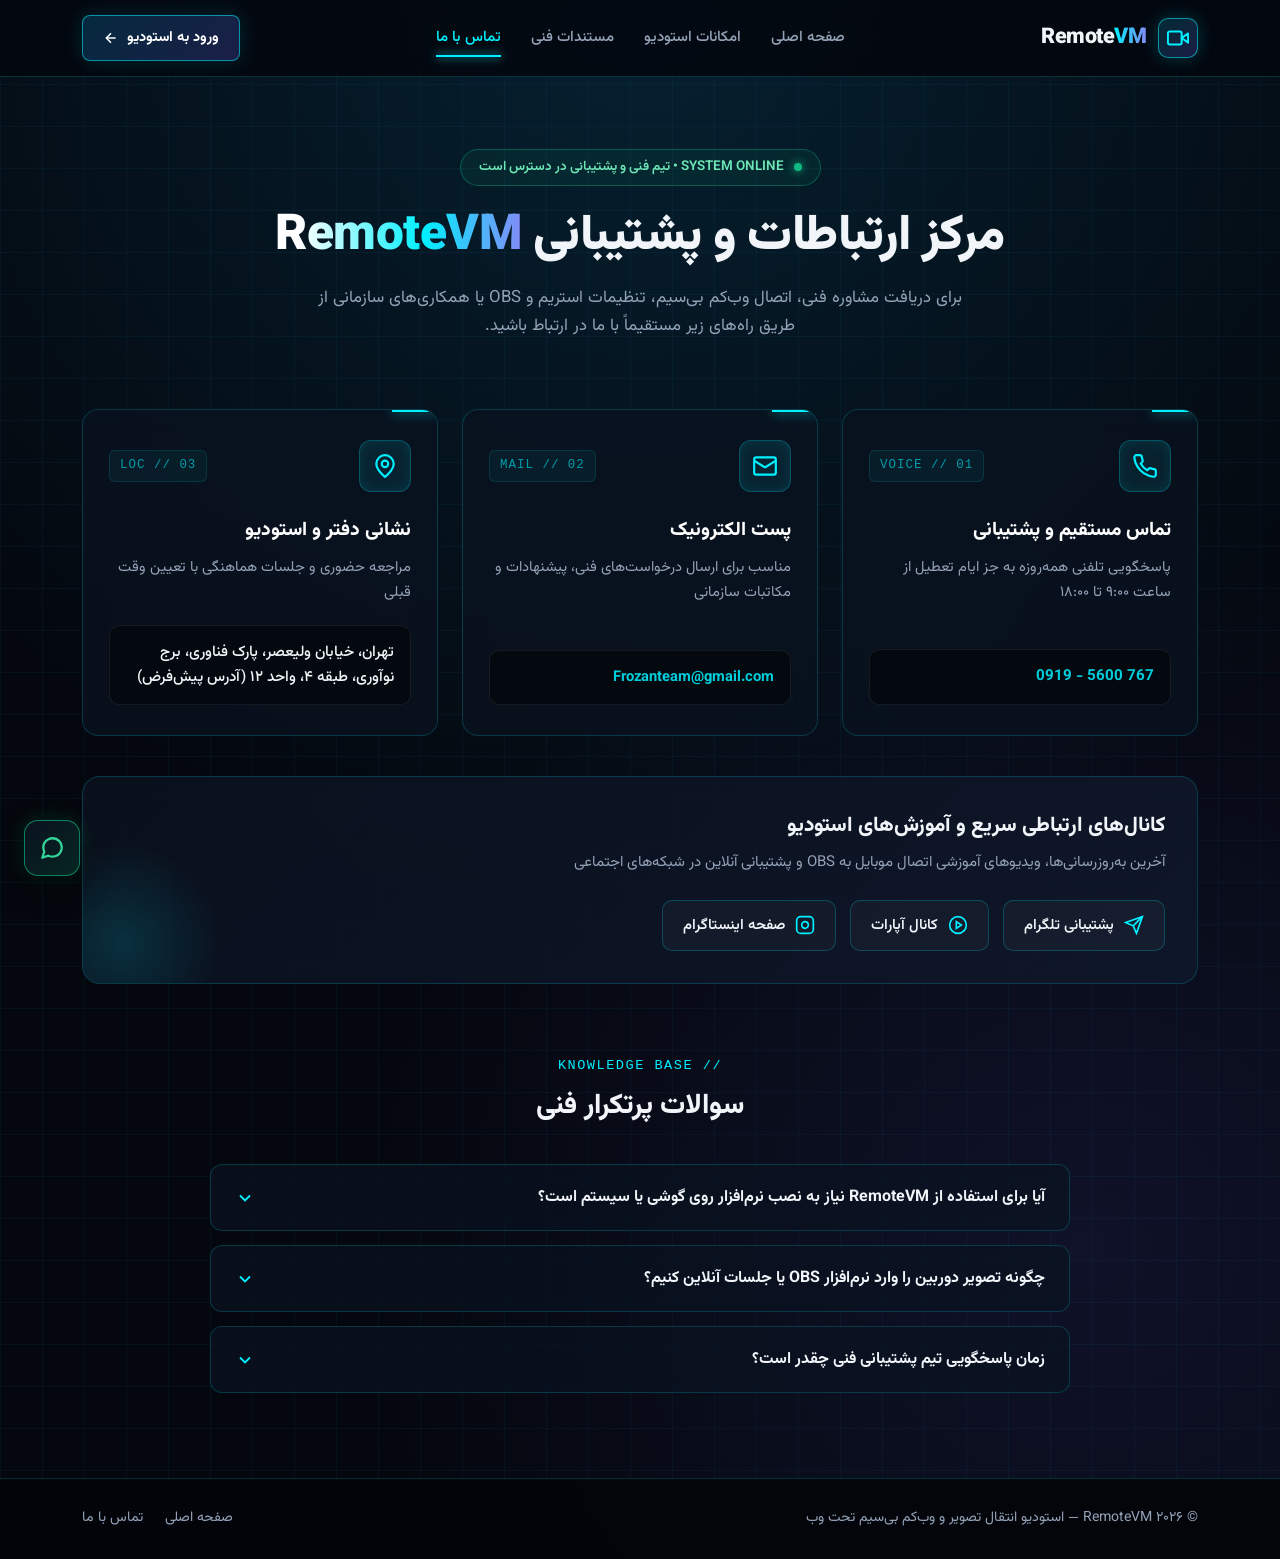
<file: contact.html>
<!DOCTYPE html>
<html lang="fa" dir="rtl">
<head>
    <meta charset="UTF-8">
    <meta name="viewport" content="width=device-width, initial-scale=1.0">
    <title>تماس با ما | RemoteVM — مرکز ارتباطات و پشتیبانی استودیو</title>
    <meta name="description" content="راه‌های ارتباطی مستقیم، شماره تماس، ایمیل و کانال‌های پشتیبانی استودیو انتقال تصویر RemoteVM.">

    <!-- فونت وزیرمتن -->
    <link rel="preconnect" href="https://fonts.googleapis.com">
    <link rel="preconnect" href="https://fonts.gstatic.com" crossorigin>
    <link href="https://fonts.googleapis.com/css2?family=Vazirmatn:wght@300;400;500;600;700;800;900&display=swap" rel="stylesheet">

    <style>
        :root {
            --bg-deep: #04070d;
            --bg-surface: rgba(11, 18, 32, 0.72);
            --bg-surface-hover: rgba(16, 26, 46, 0.92);
            --cyan: #00f0ff;
            --blue: #0ea5e9;
            --indigo: #6366f1;
            --emerald: #10b981;
            --border-tech: rgba(0, 240, 255, 0.18);
            --border-bright: rgba(0, 240, 255, 0.55);
            --text-primary: #f1f5f9;
            --text-secondary: #94a3b8;
            --grid-line: rgba(14, 165, 233, 0.06);
        }

        * {
            box-sizing: border-box;
            margin: 0;
            padding: 0;
            font-family: 'Vazirmatn', system-ui, -apple-system, sans-serif;
        }

        body {
            background-color: var(--bg-deep);
            color: var(--text-primary);
            line-height: 1.7;
            min-height: 100vh;
            display: flex;
            flex-direction: column;
            overflow-x: hidden;
            background-image:
                linear-gradient(to right, var(--grid-line) 1px, transparent 1px),
                linear-gradient(to bottom, var(--grid-line) 1px, transparent 1px),
                radial-gradient(circle at 50% 0%, rgba(14, 165, 233, 0.16) 0%, transparent 55%),
                radial-gradient(circle at 85% 80%, rgba(99, 102, 241, 0.12) 0%, transparent 45%);
            background-size: 42px 42px, 42px 42px, 100% 100%, 100% 100%;
        }

        a {
            text-decoration: none;
            color: inherit;
            transition: all 0.25s cubic-bezier(0.4, 0, 0.2, 1);
        }

        .container {
            width: 100%;
            max-width: 1160px;
            margin: 0 auto;
            padding: 0 22px;
        }

        /* ================= NAVBAR ================= */
        header {
            position: sticky;
            top: 0;
            z-index: 100;
            background: rgba(4, 7, 13, 0.85);
            backdrop-filter: blur(16px);
            border-bottom: 1px solid var(--border-tech);
        }

        .nav-bar {
            display: flex;
            align-items: center;
            justify-content: space-between;
            height: 76px;
        }

        .brand {
            display: flex;
            align-items: center;
            gap: 12px;
            font-size: 1.35rem;
            font-weight: 900;
            letter-spacing: -0.5px;
        }

        .brand-mark {
            width: 40px;
            height: 40px;
            border-radius: 10px;
            background: linear-gradient(135deg, rgba(0, 240, 255, 0.15), rgba(99, 102, 241, 0.25));
            border: 1px solid var(--border-bright);
            display: flex;
            align-items: center;
            justify-content: center;
            box-shadow: 0 0 18px rgba(0, 240, 255, 0.22);
            color: var(--cyan);
        }

        .brand span.grad {
            background: linear-gradient(90deg, var(--cyan), #818cf8);
            -webkit-background-clip: text;
            -webkit-text-fill-color: transparent;
        }

        .nav-menu {
            display: flex;
            align-items: center;
            gap: 30px;
            list-style: none;
        }

        .nav-menu a {
            color: var(--text-secondary);
            font-size: 0.94rem;
            font-weight: 500;
            padding: 6px 0;
            position: relative;
        }

        .nav-menu a:hover,
        .nav-menu a.active {
            color: var(--cyan);
        }

        .nav-menu a.active::after {
            content: '';
            position: absolute;
            bottom: -2px;
            right: 0;
            width: 100%;
            height: 2px;
            background: var(--cyan);
            box-shadow: 0 0 10px var(--cyan);
        }

        .cta-btn {
            display: inline-flex;
            align-items: center;
            gap: 8px;
            padding: 10px 20px;
            border-radius: 8px;
            background: linear-gradient(135deg, rgba(14, 165, 233, 0.22), rgba(99, 102, 241, 0.25));
            border: 1px solid var(--border-bright);
            color: #fff;
            font-size: 0.9rem;
            font-weight: 700;
            box-shadow: 0 0 20px rgba(0, 240, 255, 0.15);
        }

        .cta-btn:hover {
            background: linear-gradient(135deg, var(--blue), var(--indigo));
            box-shadow: 0 0 28px rgba(0, 240, 255, 0.4);
            transform: translateY(-2px);
        }

        /* ================= HERO HUD ================= */
        .hero {
            padding: 72px 0 48px;
            text-align: center;
            position: relative;
        }

        .status-pill {
            display: inline-flex;
            align-items: center;
            gap: 10px;
            padding: 6px 18px;
            border-radius: 999px;
            background: rgba(16, 185, 129, 0.08);
            border: 1px solid rgba(16, 185, 129, 0.35);
            color: #6ee7b7;
            font-size: 0.84rem;
            font-weight: 600;
            margin-bottom: 20px;
        }

        .pulse-dot {
            width: 8px;
            height: 8px;
            border-radius: 50%;
            background: var(--emerald);
            box-shadow: 0 0 10px var(--emerald);
            animation: blink 1.8s infinite ease-in-out;
        }

        @keyframes blink {
            0%, 100% { opacity: 1; transform: scale(1); }
            50% { opacity: 0.35; transform: scale(1.35); }
        }

        .hero h1 {
            font-size: clamp(2rem, 4.5vw, 3.1rem);
            font-weight: 900;
            line-height: 1.25;
            margin-bottom: 16px;
            letter-spacing: -0.5px;
        }

        .hero h1 span {
            background: linear-gradient(90deg, #ffffff 10%, var(--cyan) 60%, #818cf8 100%);
            -webkit-background-clip: text;
            -webkit-text-fill-color: transparent;
        }

        .hero p {
            color: var(--text-secondary);
            max-width: 650px;
            margin: 0 auto;
            font-size: 1.05rem;
        }

        /* ================= TECH CONTACT CARDS GRID ================= */
        .cards-grid {
            display: grid;
            grid-template-columns: repeat(3, 1fr);
            gap: 24px;
            margin: 20px 0 40px;
        }

        .tech-card {
            position: relative;
            background: var(--bg-surface);
            border: 1px solid var(--border-tech);
            backdrop-filter: blur(14px);
            border-radius: 16px;
            padding: 30px 26px;
            display: flex;
            flex-direction: column;
            justify-content: space-between;
            overflow: hidden;
            transition: all 0.3s ease;
        }

        .tech-card::before {
            content: '';
            position: absolute;
            top: 0;
            right: 0;
            width: 45px;
            height: 2px;
            background: var(--cyan);
            box-shadow: 0 0 12px var(--cyan);
            transition: width 0.35s ease;
        }

        .tech-card:hover {
            background: var(--bg-surface-hover);
            border-color: var(--border-bright);
            transform: translateY(-5px);
            box-shadow: 0 16px 40px rgba(0, 0, 0, 0.55), 0 0 25px rgba(0, 240, 255, 0.12);
        }

        .tech-card:hover::before {
            width: 100%;
        }

        .card-top {
            display: flex;
            align-items: center;
            justify-content: space-between;
            margin-bottom: 22px;
        }

        .tech-icon {
            width: 52px;
            height: 52px;
            border-radius: 12px;
            background: rgba(0, 240, 255, 0.08);
            border: 1px solid rgba(0, 240, 255, 0.25);
            color: var(--cyan);
            display: flex;
            align-items: center;
            justify-content: center;
            box-shadow: inset 0 0 14px rgba(0, 240, 255, 0.1);
        }

        .card-code {
            font-family: monospace;
            font-size: 0.78rem;
            color: rgba(0, 240, 255, 0.6);
            letter-spacing: 1px;
            background: rgba(0, 240, 255, 0.05);
            padding: 4px 10px;
            border-radius: 6px;
            border: 1px solid rgba(0, 240, 255, 0.12);
        }

        .tech-card h2 {
            font-size: 1.2rem;
            font-weight: 800;
            margin-bottom: 8px;
            color: #fff;
        }

        .tech-card p.desc {
            color: var(--text-secondary);
            font-size: 0.92rem;
            margin-bottom: 20px;
        }

        .data-box {
            background: rgba(4, 7, 13, 0.75);
            border: 1px solid rgba(255, 255, 255, 0.07);
            border-radius: 10px;
            padding: 14px 16px;
            display: flex;
            flex-direction: column;
            gap: 6px;
        }

        .data-link {
            color: var(--cyan);
            font-weight: 700;
            font-size: 1.05rem;
            direction: ltr;
            text-align: right;
            display: flex;
            align-items: center;
            justify-content: flex-end;
            gap: 8px;
        }

        .data-link:hover {
            color: #fff;
            text-shadow: 0 0 10px rgba(0, 240, 255, 0.6);
        }

        .data-address {
            color: var(--text-primary);
            font-size: 0.95rem;
            font-weight: 500;
            line-height: 1.65;
        }

        /* ================= CHANNELS BANNER ================= */
        .channels-panel {
            background: linear-gradient(135deg, rgba(11, 18, 32, 0.85), rgba(15, 23, 42, 0.92));
            border: 1px solid var(--border-tech);
            border-radius: 18px;
            padding: 32px;
            margin-bottom: 70px;
            display: flex;
            align-items: center;
            justify-content: space-between;
            flex-wrap: wrap;
            gap: 24px;
            position: relative;
            overflow: hidden;
        }

        .channels-panel::after {
            content: '';
            position: absolute;
            left: -60px;
            bottom: -60px;
            width: 200px;
            height: 200px;
            background: radial-gradient(circle, rgba(0, 240, 255, 0.14), transparent 70%);
            pointer-events: none;
        }

        .channels-info h3 {
            font-size: 1.3rem;
            font-weight: 800;
            margin-bottom: 6px;
        }

        .channels-info p {
            color: var(--text-secondary);
            font-size: 0.94rem;
        }

        .channels-actions {
            display: flex;
            align-items: center;
            gap: 14px;
            flex-wrap: wrap;
        }

        .channel-btn {
            display: inline-flex;
            align-items: center;
            gap: 10px;
            padding: 12px 20px;
            border-radius: 10px;
            background: rgba(255, 255, 255, 0.03);
            border: 1px solid rgba(0, 240, 255, 0.22);
            color: var(--text-primary);
            font-size: 0.92rem;
            font-weight: 600;
        }

        .channel-btn svg {
            color: var(--cyan);
        }

        .channel-btn:hover {
            background: rgba(0, 240, 255, 0.12);
            border-color: var(--cyan);
            transform: translateY(-2px);
            box-shadow: 0 6px 20px rgba(0, 240, 255, 0.18);
        }

        /* ================= FAQ ACCORDION ================= */
        .faq-wrap {
            max-width: 860px;
            margin: 0 auto 85px;
        }

        .section-head {
            text-align: center;
            margin-bottom: 34px;
        }

        .section-head span {
            color: var(--cyan);
            font-family: monospace;
            font-size: 0.85rem;
            letter-spacing: 1.5px;
            display: block;
            margin-bottom: 6px;
        }

        .section-head h2 {
            font-size: 1.75rem;
            font-weight: 800;
        }

        .faq-card {
            background: var(--bg-surface);
            border: 1px solid var(--border-tech);
            border-radius: 12px;
            margin-bottom: 14px;
            transition: border-color 0.25s ease;
        }

        .faq-card.open {
            border-color: var(--border-bright);
        }

        .faq-trigger {
            width: 100%;
            background: none;
            border: none;
            padding: 20px 24px;
            color: var(--text-primary);
            font-size: 1rem;
            font-weight: 700;
            text-align: right;
            cursor: pointer;
            display: flex;
            align-items: center;
            justify-content: space-between;
            gap: 16px;
        }

        .faq-trigger svg {
            color: var(--cyan);
            transition: transform 0.3s ease;
            min-width: 20px;
        }

        .faq-card.open .faq-trigger svg {
            transform: rotate(180deg);
        }

        .faq-body {
            max-height: 0;
            overflow: hidden;
            transition: max-height 0.35s ease, padding 0.35s ease;
            padding: 0 24px;
            color: var(--text-secondary);
            font-size: 0.94rem;
        }

        .faq-card.open .faq-body {
            max-height: 220px;
            padding: 0 24px 20px;
        }

        /* ================= FOOTER ================= */
        footer {
            margin-top: auto;
            border-top: 1px solid var(--border-tech);
            background: rgba(3, 5, 10, 0.95);
            padding: 28px 0;
            font-size: 0.88rem;
            color: var(--text-secondary);
        }

        .footer-row {
            display: flex;
            align-items: center;
            justify-content: space-between;
            flex-wrap: wrap;
            gap: 16px;
        }

        .footer-nav {
            display: flex;
            gap: 22px;
        }

        .footer-nav a:hover {
            color: var(--cyan);
        }

        /* ================= FLOATING WHATSAPP TECH WIDGET ================= */
        .wa-widget-wrap {
            position: fixed;
            bottom: 24px;
            left: 24px;
            z-index: 9999;
            display: flex;
            flex-direction: column;
            align-items: flex-start;
            gap: 12px;
        }

        .wa-popup {
            display: none;
            width: 315px;
            background: rgba(7, 13, 24, 0.96);
            border: 1px solid var(--border-bright);
            backdrop-filter: blur(18px);
            border-radius: 16px;
            padding: 18px;
            box-shadow: 0 20px 50px rgba(0, 0, 0, 0.75), 0 0 25px rgba(0, 240, 255, 0.14);
            transform-origin: bottom left;
        }

        .wa-widget-wrap.active .wa-popup {
            display: block;
            animation: popIn 0.22s cubic-bezier(0.2, 0.8, 0.2, 1) forwards;
        }

        @keyframes popIn {
            from {
                opacity: 0;
                transform: translateY(10px) scale(0.96);
            }
            to {
                opacity: 1;
                transform: translateY(0) scale(1);
            }
        }

        .wa-popup-header {
            display: flex;
            align-items: center;
            justify-content: space-between;
            gap: 10px;
            padding-bottom: 12px;
            margin-bottom: 12px;
            border-bottom: 1px solid rgba(0, 240, 255, 0.14);
        }

        .wa-agent {
            display: flex;
            align-items: center;
            gap: 10px;
        }

        .wa-agent-avatar {
            width: 38px;
            height: 38px;
            min-width: 38px;
            border-radius: 10px;
            background: rgba(0, 240, 255, 0.1);
            border: 1px solid rgba(0, 240, 255, 0.35);
            color: var(--cyan);
            display: flex;
            align-items: center;
            justify-content: center;
            font-weight: 900;
            font-size: 0.85rem;
            letter-spacing: 0.5px;
        }

        .wa-agent-meta {
            display: flex;
            flex-direction: column;
            text-align: right;
        }

        .wa-agent-name {
            font-size: 0.92rem;
            font-weight: 700;
            color: #f8fafc;
            line-height: 1.3;
        }

        .wa-agent-status {
            font-size: 0.75rem;
            color: #34d399;
            display: inline-flex;
            align-items: center;
            gap: 6px;
            margin-top: 2px;
        }

        .wa-agent-status::before {
            content: '';
            width: 7px;
            height: 7px;
            border-radius: 50%;
            background: #10b981;
            box-shadow: 0 0 8px #10b981;
        }

        .wa-close-btn {
            width: 28px;
            height: 28px;
            border-radius: 8px;
            background: rgba(255, 255, 255, 0.04);
            border: 1px solid rgba(255, 255, 255, 0.08);
            color: #94a3b8;
            cursor: pointer;
            font-size: 1.15rem;
            line-height: 1;
            display: flex;
            align-items: center;
            justify-content: center;
            transition: all 0.2s ease;
        }

        .wa-close-btn:hover {
            color: #fff;
            border-color: rgba(0, 240, 255, 0.35);
            background: rgba(0, 240, 255, 0.08);
        }

        .wa-bubble {
            background: rgba(11, 18, 32, 0.9);
            border: 1px solid rgba(0, 240, 255, 0.14);
            border-radius: 12px;
            padding: 12px 14px;
            font-size: 0.87rem;
            color: #cbd5e1;
            line-height: 1.65;
            margin-bottom: 14px;
            text-align: right;
        }

        .wa-send-link {
            display: flex;
            align-items: center;
            justify-content: center;
            gap: 8px;
            width: 100%;
            padding: 11px 16px;
            border-radius: 10px;
            background: linear-gradient(135deg, #10b981, #059669);
            border: 1px solid rgba(110, 231, 183, 0.4);
            color: #fff;
            font-size: 0.9rem;
            font-weight: 700;
            box-shadow: 0 6px 20px rgba(16, 185, 129, 0.28);
        }

        .wa-send-link:hover {
            transform: translateY(-2px);
            box-shadow: 0 10px 26px rgba(16, 185, 129, 0.45);
        }

        .wa-fab {
            width: 56px;
            height: 56px;
            border-radius: 14px;
            background: linear-gradient(135deg, rgba(11, 18, 32, 0.96), rgba(16, 185, 129, 0.18));
            border: 1px solid rgba(16, 185, 129, 0.65);
            color: #34d399;
            display: flex;
            align-items: center;
            justify-content: center;
            cursor: pointer;
            box-shadow: 0 10px 28px rgba(0, 0, 0, 0.6), 0 0 20px rgba(16, 185, 129, 0.22);
            transition: all 0.25s ease;
        }

        .wa-fab:hover {
            transform: translateY(-3px);
            border-color: var(--cyan);
            color: var(--cyan);
            box-shadow: 0 14px 32px rgba(0, 0, 0, 0.7), 0 0 26px rgba(0, 240, 255, 0.3);
        }

        /* ================= RESPONSIVE ================= */
        @media (max-width: 960px) {
            .cards-grid {
                grid-template-columns: repeat(2, 1fr);
            }
        }

        @media (max-width: 680px) {
            .nav-menu {
                display: none;
            }
            .cards-grid {
                grid-template-columns: 1fr;
            }
            .channels-panel {
                padding: 24px 20px;
            }
            .channel-btn {
                width: 100%;
                justify-content: center;
            }
            .footer-row {
                flex-direction: column;
                text-align: center;
            }
            .wa-widget-wrap {
                bottom: 16px;
                left: 16px;
            }
            .wa-popup {
                width: calc(100vw - 32px);
                max-width: 315px;
            }
            .wa-fab {
                width: 50px;
                height: 50px;
                border-radius: 12px;
            }
        }
    </style>
</head>
<body>

    <!-- هدر -->
    <header>
        <div class="container nav-bar">
            <a href="https://remotevm.ir/" class="brand">
                <div class="brand-mark">
                    <svg width="22" height="22" viewBox="0 0 24 24" fill="none" stroke="currentColor" stroke-width="2.2" stroke-linecap="round" stroke-linejoin="round">
                        <polygon points="23 7 16 12 23 17 23 7"></polygon>
                        <rect x="1" y="5" width="15" height="14" rx="2" ry="2"></rect>
                    </svg>
                </div>
                <span>Remote<span class="grad">VM</span></span>
            </a>

            <ul class="nav-menu">
                <li><a href="https://remotevm.ir/">صفحه اصلی</a></li>
                <li><a href="https://remotevm.ir/#features">امکانات استودیو</a></li>
                <li><a href="https://remotevm.ir/#docs">مستندات فنی</a></li>
                <li><a href="https://remotevm.site/contact/" class="active">تماس با ما</a></li>
            </ul>

            <a href="https://remotevm.ir/" class="cta-btn">
                <span>ورود به استودیو</span>
                <svg width="16" height="16" viewBox="0 0 24 24" fill="none" stroke="currentColor" stroke-width="2.2">
                    <line x1="19" y1="12" x2="5" y2="12"></line>
                    <polyline points="12 19 5 12 12 5"></polyline>
                </svg>
            </a>
        </div>
    </header>

    <!-- بخش Hero -->
    <section class="hero">
        <div class="container">
            <div class="status-pill">
                <span class="pulse-dot"></span>
                <span>SYSTEM ONLINE • تیم فنی و پشتیبانی در دسترس است</span>
            </div>
            <h1>مرکز ارتباطات و پشتیبانی <span>RemoteVM</span></h1>
            <p>برای دریافت مشاوره فنی، اتصال وب‌کم بی‌سیم، تنظیمات استریم و OBS یا همکاری‌های سازمانی از طریق راه‌های زیر مستقیماً با ما در ارتباط باشید.</p>
        </div>
    </section>

    <!-- گرید کارت‌های اطلاعات تماس -->
    <main class="container">
        <div class="cards-grid">

            <!-- کارت ۱: تماس تلفنی -->
            <div class="tech-card">
                <div>
                    <div class="card-top">
                        <div class="tech-icon">
                            <svg width="26" height="26" viewBox="0 0 24 24" fill="none" stroke="currentColor" stroke-width="2">
                                <path d="M22 16.92v3a2 2 0 0 1-2.18 2 19.79 19.79 0 0 1-8.63-3.07 19.5 19.5 0 0 1-6-6 19.79 19.79 0 0 1-3.07-8.67A2 2 0 0 1 4.11 2h3a2 2 0 0 1 2 1.72 12.84 12.84 0 0 0 .7 2.81 2 2 0 0 1-.45 2.11L8.09 9.91a16 16 0 0 0 6 6l1.27-1.27a2 2 0 0 1 2.11-.45 12.84 12.84 0 0 0 2.81.7A2 2 0 0 1 22 16.92z"></path>
                            </svg>
                        </div>
                        <span class="card-code">VOICE // 01</span>
                    </div>
                    <h2>تماس مستقیم و پشتیبانی</h2>
                    <p class="desc">پاسخگویی تلفنی همه‌روزه به جز ایام تعطیل از ساعت ۹:۰۰ تا ۱۸:۰۰</p>
                </div>

                <div class="data-box">
                    <!-- TODO: شماره تماس ثابت خود را اینجا جایگزین کنید -->
                    <!-- <a href="tel:+982100000000" class="data-link">021 - 0000 0000</a> -->
                    <!-- TODO: شماره موبایل پشتیبانی را اینجا جایگزین کنید -->
                    <a href="tel:+989195600767" class="data-link" style="font-size: 0.95rem; opacity: 0.85;">0919 - 5600 767</a>
                </div>
            </div>

            <!-- کارت ۲: پست الکترونیک -->
            <div class="tech-card">
                <div>
                    <div class="card-top">
                        <div class="tech-icon">
                            <svg width="26" height="26" viewBox="0 0 24 24" fill="none" stroke="currentColor" stroke-width="2">
                                <rect x="2" y="4" width="20" height="16" rx="2"></rect>
                                <path d="m22 7-8.97 5.7a1.94 1.94 0 0 1-2.06 0L2 7"></path>
                            </svg>
                        </div>
                        <span class="card-code">MAIL // 02</span>
                    </div>
                    <h2>پست الکترونیک</h2>
                    <p class="desc">مناسب برای ارسال درخواست‌های فنی، پیشنهادات و مکاتبات سازمانی</p>
                </div>

                <div class="data-box">
                    <!-- TODO: ایمیل‌های خود را اینجا جایگزین کنید -->
                    <!-- <a href="mailto:support@remotevm.ir" class="data-link">support@remotevm.ir</a> -->
                    <a href="mailto:info@remotevm.site" class="data-link" style="font-size: 0.92rem; opacity: 0.85;">Frozanteam@gmail.com</a>
                </div>
            </div>

            <!-- کارت ۳: نشانی -->
            <div class="tech-card">
                <div>
                    <div class="card-top">
                        <div class="tech-icon">
                            <svg width="26" height="26" viewBox="0 0 24 24" fill="none" stroke="currentColor" stroke-width="2">
                                <path d="M20 10c0 6-8 12-8 12s-8-6-8-12a8 8 0 0 1 16 0Z"></path>
                                <circle cx="12" cy="10" r="3"></circle>
                            </svg>
                        </div>
                        <span class="card-code">LOC // 03</span>
                    </div>
                    <h2>نشانی دفتر و استودیو</h2>
                    <p class="desc">مراجعه حضوری و جلسات هماهنگی با تعیین وقت قبلی</p>
                </div>

                <div class="data-box">
                    <!-- TODO: آدرس دقیق خود را اینجا جایگزین کنید -->
                    <div class="data-address">تهران، خیابان ولیعصر، پارک فناوری، برج نوآوری، طبقه ۴، واحد ۱۲ (آدرس پیش‌فرض)</div>
                </div>
            </div>

        </div>

        <!-- پنل شبکه‌های اجتماعی و کانال‌های سریع -->
        <div class="channels-panel">
            <div class="channels-info">
                <h3>کانال‌های ارتباطی سریع و آموزش‌های استودیو</h3>
                <p>آخرین به‌روزرسانی‌ها، ویدیوهای آموزشی اتصال موبایل به OBS و پشتیبانی آنلاین در شبکه‌های اجتماعی</p>
            </div>

            <div class="channels-actions">
                <!-- TODO: لینک تلگرام را جایگزین کنید -->
                <a href="https://t.me/RemoteVmIR" target="_blank" rel="noopener" class="channel-btn">
                    <svg width="20" height="20" viewBox="0 0 24 24" fill="none" stroke="currentColor" stroke-width="2">
                        <path d="m22 2-7 20-4-9-9-4Z"></path>
                        <path d="M22 2 11 13"></path>
                    </svg>
                    <span>پشتیبانی تلگرام</span>
                </a>

                <!-- TODO: لینک آپارات را جایگزین کنید -->
                <a href="https://www.aparat.com/RemoteVM" target="_blank" rel="noopener" class="channel-btn">
                    <svg width="20" height="20" viewBox="0 0 24 24" fill="none" stroke="currentColor" stroke-width="2">
                        <circle cx="12" cy="12" r="10"></circle>
                        <polygon points="10 8 16 12 10 16 10 8"></polygon>
                    </svg>
                    <span>کانال آپارات</span>
                </a>

                <!-- TODO: لینک اینستاگرام را جایگزین کنید -->
                <a href="https://www.instagram.com/remotevm/" target="_blank" rel="noopener" class="channel-btn">
                    <svg width="20" height="20" viewBox="0 0 24 24" fill="none" stroke="currentColor" stroke-width="2">
                        <rect width="20" height="20" x="2" y="2" rx="5" ry="5"></rect>
                        <path d="M16 11.37A4 4 0 1 1 12.63 8 4 4 0 0 1 16 11.37z"></path>
                        <line x1="17.5" x2="17.51" y1="6.5" y2="6.5"></line>
                    </svg>
                    <span>صفحه اینستاگرام</span>
                </a>
            </div>
        </div>

        <!-- سوالات متداول -->
        <section class="faq-wrap">
            <div class="section-head">
                <span>// KNOWLEDGE BASE</span>
                <h2>سوالات پرتکرار فنی</h2>
            </div>

            <div class="faq-card">
                <button class="faq-trigger" type="button">
                    <span>آیا برای استفاده از RemoteVM نیاز به نصب نرم‌افزار روی گوشی یا سیستم است؟</span>
                    <svg width="20" height="20" viewBox="0 0 24 24" fill="none" stroke="currentColor" stroke-width="2.2">
                        <polyline points="6 9 12 15 18 9"></polyline>
                    </svg>
                </button>
                <div class="faq-body">
                    خیر؛ تمام فرآیند اتصال دوربین موبایل به عنوان وب‌کم بی‌سیم از طریق مرورگر و اسکن کد QR انجام می‌شود و نیازی به نصب هیچ‌گونه اپلیکیشن جانبی روی موبایل یا کامپیوتر نیست.
                </div>
            </div>

            <div class="faq-card">
                <button class="faq-trigger" type="button">
                    <span>چگونه تصویر دوربین را وارد نرم‌افزار OBS یا جلسات آنلاین کنیم؟</span>
                    <svg width="20" height="20" viewBox="0 0 24 24" fill="none" stroke="currentColor" stroke-width="2.2">
                        <polyline points="6 9 12 15 18 9"></polyline>
                    </svg>
                </button>
                <div class="faq-body">
                    پس از دریافت لینک خروجی استودیو در RemoteVM، می‌توانید آن را مستقیماً به عنوان Browser Source در OBS اضافه کنید یا در پلتفرم‌های برگزاری جلسه آنلاین به اشتراک بگذارید.
                </div>
            </div>

            <div class="faq-card">
                <button class="faq-trigger" type="button">
                    <span>زمان پاسخگویی تیم پشتیبانی فنی چقدر است؟</span>
                    <svg width="20" height="20" viewBox="0 0 24 24" fill="none" stroke="currentColor" stroke-width="2.2">
                        <polyline points="6 9 12 15 18 9"></polyline>
                    </svg>
                </button>
                <div class="faq-body">
                    در ساعات اداری تماس‌های تلفنی به صورت آنی پاسخ داده می‌شوند و پیام‌های ارسالی از طریق ایمیل و تلگرام معمولاً در کمتر از ۲ ساعت بررسی خواهند شد.
                </div>
            </div>
        </section>
    </main>

    <!-- فوتر -->
    <footer>
        <div class="container footer-row">
            <div>© ۲۰۲۶ RemoteVM — استودیو انتقال تصویر و وب‌کم بی‌سیم تحت وب</div>
            <div class="footer-nav">
                <a href="https://remotevm.ir/">صفحه اصلی</a>
                <a href="https://remotevm.site/contact/">تماس با ما</a>
            </div>
        </div>
    </footer>

    <!-- ویجت شناور واتساپ RemoteVM -->
    <div class="wa-widget-wrap" id="waWidget">
        <div class="wa-popup" role="dialog" aria-label="پشتیبانی واتساپ">
            <div class="wa-popup-header">
                <div class="wa-agent">
                    <div class="wa-agent-avatar">VM</div>
                    <div class="wa-agent-meta">
                        <div class="wa-agent-name">پشتیبانی RemoteVM</div>
                        <div class="wa-agent-status">آنلاین • پاسخگویی سریع</div>
                    </div>
                </div>
                <button type="button" class="wa-close-btn" id="waCloseBtn" aria-label="بستن پنجره">&times;</button>
            </div>

            <div class="wa-bubble">
                سلام! سوالی درباره استودیو RemoteVM، اتصال دوربین موبایل یا تنظیمات OBS دارید؟ مستقیم در واتساپ پیام بفرستید.
            </div>

            <!-- TODO: شماره واتساپ را با کد کشور بدون + یا صفر اول جایگزین کنید -->
            <a href="https://wa.me/989195600767?text=%D8%B3%D9%84%D8%A7%D9%85%20%D8%AA%DB%8C%D9%85%20RemoteVM%D8%8C%20%D8%AF%D8%B1%D8%A8%D8%A7%D8%B1%D9%87%20%D8%A7%D8%B3%D8%AA%D9%88%D8%AF%DB%8C%D9%88%20%D8%B3%D9%88%D8%A7%D9%84%20%D8%AF%D8%A7%D8%B1%D8%B4%D8%AA%D9%85."
               target="_blank" rel="noopener" class="wa-send-link">
                <svg width="19" height="19" viewBox="0 0 24 24" fill="none" stroke="currentColor" stroke-width="2.2" stroke-linecap="round" stroke-linejoin="round">
                    <path d="M21 11.5a8.38 8.38 0 0 1-.9 3.8 8.5 8.5 0 0 1-7.6 4.7 8.38 8.38 0 0 1-3.8-.9L3 21l1.9-5.7a8.38 8.38 0 0 1-.9-3.8 8.5 8.5 0 0 1 4.7-7.6 8.38 8.38 0 0 1 3.8-.9h.5a8.48 8.48 0 0 1 8 8v.5z"></path>
                </svg>
                <span>شروع گفتگو در واتساپ</span>
            </a>
        </div>

        <button type="button" class="wa-fab" id="waToggleBtn" aria-label="باز کردن پشتیبانی واتساپ">
            <svg width="26" height="26" viewBox="0 0 24 24" fill="none" stroke="currentColor" stroke-width="2.1" stroke-linecap="round" stroke-linejoin="round">
                <path d="M21 11.5a8.38 8.38 0 0 1-.9 3.8 8.5 8.5 0 0 1-7.6 4.7 8.38 8.38 0 0 1-3.8-.9L3 21l1.9-5.7a8.38 8.38 0 0 1-.9-3.8 8.5 8.5 0 0 1 4.7-7.6 8.38 8.38 0 0 1 3.8-.9h.5a8.48 8.48 0 0 1 8 8v.5z"></path>
            </svg>
        </button>
    </div>

    <script>
        // آکاردئون سوالات متداول
        document.querySelectorAll('.faq-trigger').forEach(btn => {
            btn.addEventListener('click', () => {
                const parent = btn.parentElement;
                const isOpen = parent.classList.contains('open');

                document.querySelectorAll('.faq-card').forEach(card => card.classList.remove('open'));
                if (!isOpen) parent.classList.add('open');
            });
        });

        // مدیریت باز و بسته شدن ویجت واتساپ
        const waWidget = document.getElementById('waWidget');
        const waToggleBtn = document.getElementById('waToggleBtn');
        const waCloseBtn = document.getElementById('waCloseBtn');

        if (waWidget && waToggleBtn && waCloseBtn) {
            waToggleBtn.addEventListener('click', (e) => {
                e.stopPropagation();
                waWidget.classList.toggle('active');
            });

            waCloseBtn.addEventListener('click', () => {
                waWidget.classList.remove('active');
            });

            document.addEventListener('click', (e) => {
                if (!waWidget.contains(e.target)) {
                    waWidget.classList.remove('active');
                }
            });
        }
    </script>
    </script
    <!--Start of Tawk.to Script-->
    <script type="ceb6cd0a8a48c91162264e38-text/javascript">
    var Tawk_API=Tawk_API||{}, Tawk_LoadStart=new Date();
    (function(){
    var s1=document.createElement("script"),s0=document.getElementsByTagName("script")[0];
    s1.async=true;
    s1.src='https://embed.tawk.to/686eb59fbb70201915fe135b/default';
    s1.charset='UTF-8';
    s1.setAttribute('crossorigin','*');
    s0.parentNode.insertBefore(s1,s0);
    })();
    </script>
    <!--End of Tawk.to Script-->    
</body>
</html>
</file>
